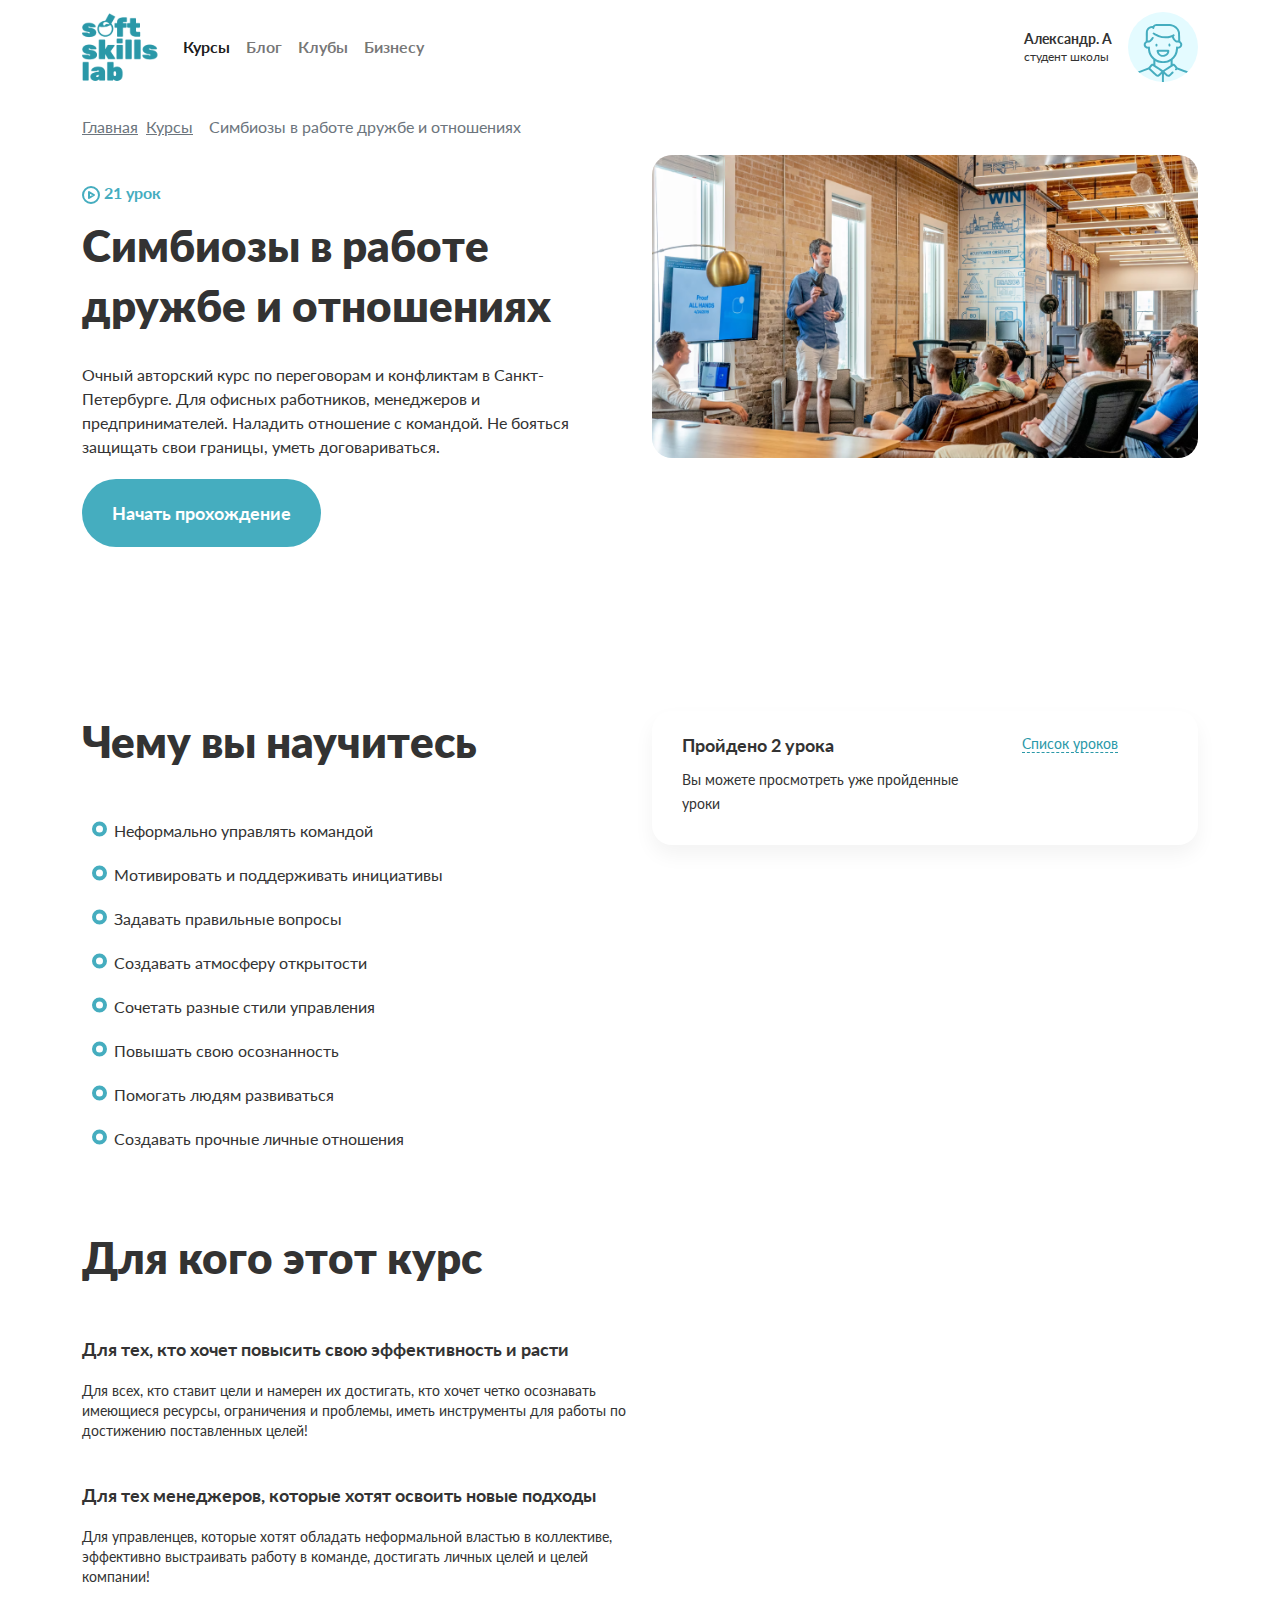
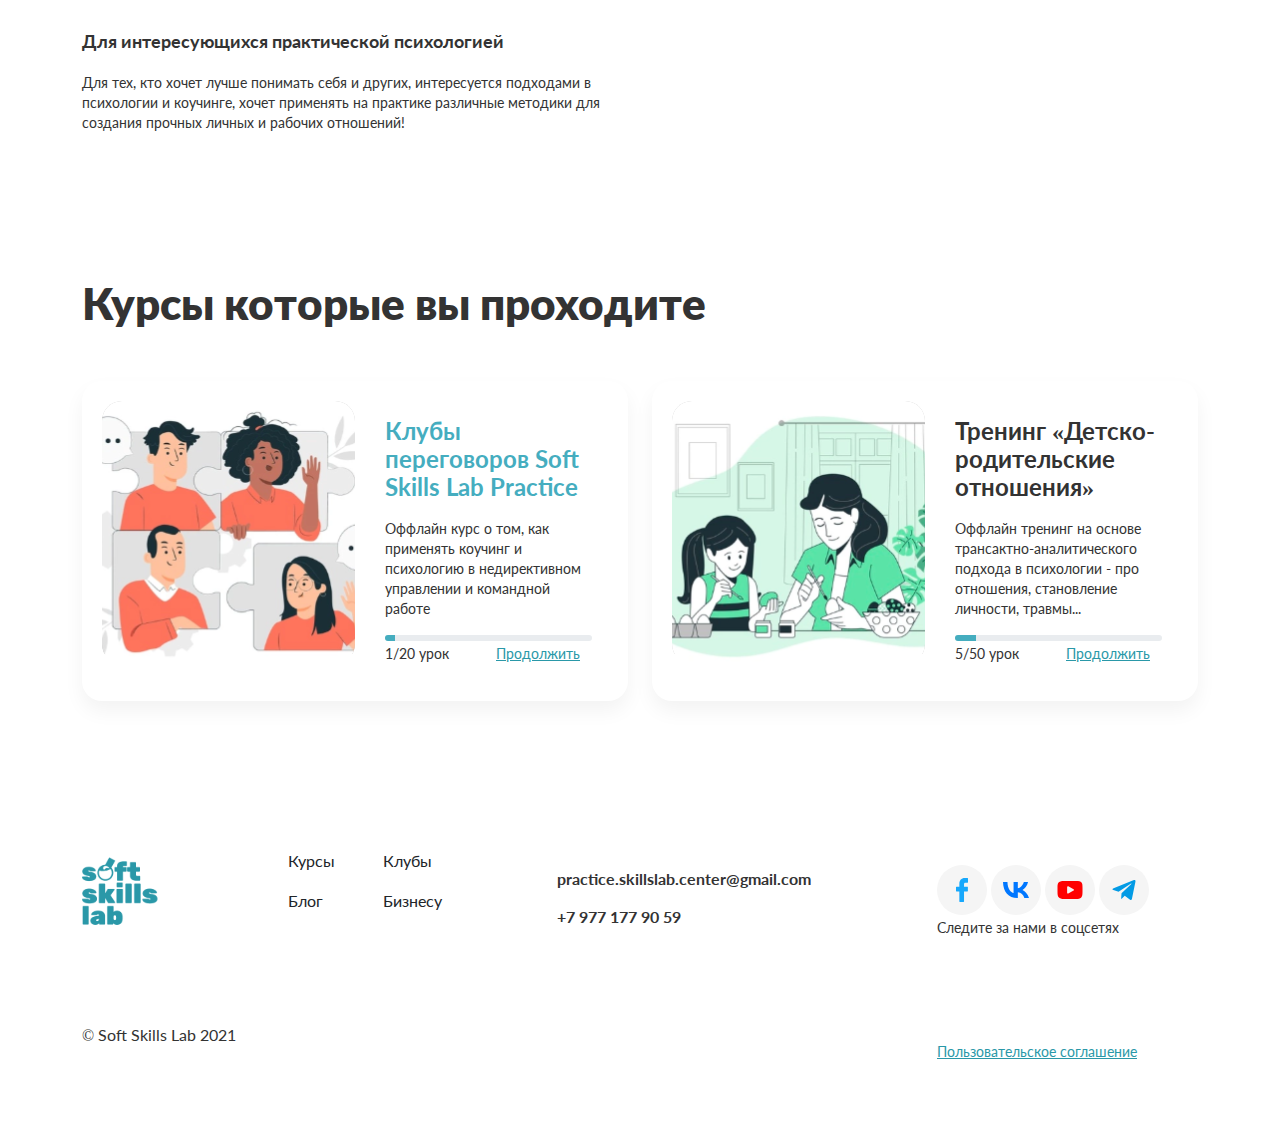
<file: courses.html>
<!DOCTYPE html>
<html lang="en">
<head>
    <meta charset="UTF-8">
    <meta http-equiv="X-UA-Compatible" content="IE=edge">
    <meta name="viewport" content="width=device-width, initial-scale=1.0">
    <title>Soft Skills</title>
    <link rel="shortcut icon" href="img/svg/site-icon.svg" type="image/x-icon">
    <link href="css/bootstrap.min.css" rel="stylesheet">
    <link rel="stylesheet" href="css/lato.css">
    <link rel="stylesheet" href="css/style.css">
</head>
<body>
    <header  style="padding-bottom: 21px;">
        <nav class="navbar navbar-expand-lg navbar-light">
            <div class="container">
                <a class="navbar-brand" href="/index.html">
                    <img src="img/svg/logo.svg" alt="Logo" width="77" height="68">
                </a>
                <button class="navbar-toggler me-auto" type="button" data-bs-toggle="collapse" data-bs-target="#navbarSupportedContent" aria-controls="navbarSupportedContent" aria-expanded="false" aria-label="Переключатель навигации">
                    <span class="navbar-toggler-icon"></span>
                </button>
                <div class="collapse navbar-collapse" id="navbarSupportedContent">
                    <ul class="navbar-nav me-auto">
                        <li style="list-style-type: none;" class="nav-item"><a class="nav-link header_text active" href="#">Курсы</a></li>
                        <li class="nav-item"><a class="nav-link header_text" href="#">Блог</a></li>
                        <li class="nav-item"><a class="nav-link header_text" href="#">Клубы</a></li>
                        <li class="nav-item"><a class="nav-link header_text" href="#">Бизнесу</a></li>
                    </ul>
                </div>
                <div class="me-3"> 
                    <div  class="header_person-name">Александр. А</div>
                    <div  class="header_person-status">студент школы</div>
                </div>
                <img src="/img/svg/person.svg" alt="Фото пользователя">
            </div>
        </nav>         
    </header>

    <section>
        <div class="container">
            <nav style="--bs-breadcrumb-divider: '';" aria-label="breadcrumb">
                <ol class="breadcrumb">
                  <li class="breadcrumb-item"><a href="/index.html" class="link-secondary">Главная</a></li>
                  <li class="breadcrumb-item"><a href="#" class="link-secondary">Курсы</a></li>
                  <li class="breadcrumb-item active" aria-current="page">Симбиозы в работе дружбе и отношениях</li>
                </ol>
            </nav>
        </div>
    </section>

    <section style="padding-bottom: 140px;">
        <div class="container">
            <div class="row">
                <div class="col-lg-6 col-sm-12 py-4">
                    <h6><img src="/img/svg/play1.svg" class ="imd-fluid" alt="Play"></img> 21 урок</h6>
                    <h2 style="padding-bottom: 20px;">Симбиозы в работе дружбе и отношениях</h2>
                    <div style="padding-bottom: 20px;">Очный авторский курс по переговорам и конфликтам в Санкт-Петербурге. Для офисных работников, менеджеров и предпринимателей. Наладить отношение с командой. Не бояться защищать свои границы, уметь договариваться.</div>
                    <button class="intro_btn">Начать прохождение</button>
                </div>
                <div class="col-lg-6 col-sm-12">
                    <div id="carouselExampleSlidesOnly" class="carousel slide" data-bs-ride="carousel">
                        <div class="carousel-inner">
                          <div class="carousel-item active">
                            <img src="/img/image-2.png" class="d-block w-100 intro_img" alt="Симбиозы в работе дружбе и отношениях">
                          </div>
                          <div class="carousel-item">
                            <img src="/img/image-3.png" class="d-block w-100 intro_img" alt="Симбиозы в работе дружбе и отношениях">
                          </div>
                        </div>
                      </div>
                </div>
            </div>
        </div>
    </section>

    <section>
        <div class="container">
            <div class="row">
                <div class="col-lg-6 col-sm-12">
                    <h2 style="padding-bottom: 40px;">Чему вы научитесь</h2>
                    <ul style="list-style-image: url('/img/svg/circle.svg'); ">
                        <li style="list-style-type: circle ;" class="skills_list">Неформально управлять командой</li>
                        <li style="list-style-type: circle ;" class="skills_list">Мотивировать и поддерживать инициативы</li>
                        <li style="list-style-type: circle ;" class="skills_list">Задавать правильные вопросы</li>
                        <li style="list-style-type: circle ;" class="skills_list">Создавать атмосферу открытости</li>
                        <li style="list-style-type: circle ;" class="skills_list">Сочетать разные стили управления</li>
                        <li style="list-style-type: circle ;" class="skills_list">Повышать свою осознанность</li>
                        <li style="list-style-type: circle ;" class="skills_list">Помогать людям развиваться</li>
                        <li style="list-style-type: circle ;" class="skills_list">Создавать прочные личные отношения</li>
                    </ul>
                    <h2 style="padding-top: 40px; padding-bottom: 40px;">Для кого этот курс</h2>
                    <h5 class="for_title">Для тех, кто хочет повысить свою эффективность и расти</h5>
                    <div class="for_text">Для всех, кто ставит цели и намерен их достигать, кто хочет четко осознавать имеющиеся ресурсы, ограничения и проблемы, иметь инструменты для работы по достижению поставленных целей!</div>
                    <h5 class="for_title">Для тех менеджеров, которые хотят освоить новые подходы</h5>
                    <div class="for_text">Для управленцев, которые хотят обладать неформальной властью в коллективе, эффективно выстраивать работу в команде, достигать личных целей и целей компании!</div>
                    <h5 class="for_title">Для интересующихся практической психологией</h5>
                    <div class="for_text">Для тех, кто хочет лучше понимать себя и других, интересуется подходами в психологии и коучинге, хочет применять на практике различные методики для создания прочных личных и рабочих отношений!</div>
                </div>
                <div class="col-lg-6 col-sm-12">
                    <div class="lessons">
                        <div class="row">
                            <div class="col-8">
                                <h4>Пройдено 2 урока</h4>
                                <h7>Вы можете просмотреть уже пройденные уроки</h7>
                            </div>
                            <div class="col-4">
                                <a data-bs-toggle="collapse" href="#collapseExample" aria-expanded="false" aria-controls="collapseExample" class="card-link card_link dott">Список уроков</a>
                            </div>
                            <div class="collapse scroll" id="collapseExample">

                                <div class="row" style="padding-top: 40px;">
                                    <div class="col-md-4 pb-3">
                                        <a href="#"><img src="/img/lesson1.png" alt="Тренинг «Детско-родительские отношения»"></a>
                                    </div>
                                    <div class="col-md-8">
                                        <div>
                                            <div class="row">
                                                <div class="col-6">
                                                    <div class="lesson_h1">Урок №1</div>
                                                </div>
                                                <div class="col-6">
                                                    <div class="lesson_h3"><img src="/img/svg/yes.svg" alt="Урок пройден"> Урок пройден</div>
                                                </div>
                                            </div>
                                            <div class="lesson_h2">Тренинг «Детско-родительские отношения»</div>
                                            <div class="lesson_text">Курс о коучинге на основе психологии и трансактного анализа, о применение недирективного управления в менеджменте и командной работе.</div>
                                            
                                            <a href="#" class="card-link card_link" style="background-image:url(../img/svg/save.svg);
                                                background-repeat: no-repeat;
                                                padding-left: 30px;">Скачать материал урока</a>
                                        </div>
                                    </div>
                                </div>

                                <div class="row" style="padding-top: 40px;">
                                    <div class="col-md-4 pb-3">
                                        <a href="#"><img src="/img/lesson2.png" alt="Тренинг «Детско-родительские отношения»"></a>
                                    </div>
                                    <div class="col-md-8">
                                        <div>
                                            <div class="row">
                                                <div class="col-6">
                                                    <div class="lesson_h1">Урок №2</div>
                                                </div>
                                                <div class="col-6">
                                                    <div class="lesson_h3"><img src="/img/svg/yes.svg" alt="Урок пройден"> Урок пройден</div>
                                                </div>
                                            </div>
                                            <div class="lesson_h2">Тренинг «Детско-родительские отношения»</div>
                                            <div class="lesson_text">Курс о коучинге на основе психологии и трансактного анализа, о применение недирективного управления в менеджменте и командной работе.</div>
                                        </div>
                                    </div>
                                </div>    

                                <div class="row" style="padding-top: 40px;">
                                    <div class="col-md-4 pb-3">
                                        <a href="#"><img src="/img/lesson3.png" alt="Тренинг «Детско-родительские отношения»"></a>
                                    </div>
                                    <div class="col-md-8">
                                        <div>
                                            <div class="lesson_h1">Урок №3</div>
                                            <div class="lesson_h2">Тренинг «Детско-родительские отношения»</div>
                                            <div class="lesson_text">Курс о коучинге на основе психологии и трансактного анализа, о применение недирективного управления в менеджменте и командной работе.</div>
                                        </div>
                                    </div>
                                </div>    

                                <div class="row" style="padding-top: 40px;">
                                    <div class="col-md-4 pb-3">
                                        <a href="#"><img src="/img/lesson4.png" alt="Тренинг «Детско-родительские отношения»"></a>
                                    </div>
                                    <div class="col-md-8">
                                        <div>
                                            <div class="row">
                                                <div class="col-6">
                                                    <div class="lesson_h1">Урок №4</div>
                                                </div>
                                                <div class="col-6">
                                                    <div class="lesson_h3"><img src="/img/svg/yes.svg" alt="Урок пройден"> Урок пройден</div>
                                                </div>
                                            </div>
                                            <div class="lesson_h2">Тренинг «Детско-родительские отношения»</div>
                                            <div class="lesson_text">Курс о коучинге на основе психологии и трансактного анализа, о применение недирективного управления в менеджменте и командной работе.</div>
                                            
                                            <a href="#" class="card-link card_link" style="background-image:url(../img/svg/save.svg);
                                                background-repeat: no-repeat;
                                                padding-left: 30px;">Скачать материал урока</a>
                                        </div>
                                    </div>
                                </div>    
                            </div>
                        </div>
                        

                    </div>
                </div>
            </div>
        </div>
    </section>

    <section class="courses">
        <div class="container">
            <div class="row">
                <div class="col-12">
                    <h2 style="padding-bottom:40px; padding-top: 100px;">Курсы которые вы проходите</h2>
                </div>
            </div>
            <div class="row" style="padding-bottom:140px;">
                <div class="col-lg-6 col-sm-12">
                    <div class="card border-0 courses_card">
                        <div class="row g-0">
                            <div class="col-md-6">
                                <img src="img/svg/courses-1.svg" class="img-fluid card_img" alt="Клубы переговоров Soft Skills Lab Practice">
                            </div>
                            <div class="col-md-6">
                                <div class="card-body" style="padding-left:30px;">
                                    <h3 class="card-title">Клубы переговоров Soft Skills Lab Practice</h3>
                                    <p class="card-text card_text">Оффлайн курс о том, как применять коучинг и психологию в недирективном управлении и командной работе</p>
                                    <div class="progress" style="height: 6px; ">
                                        <div class="progress-bar" role="progressbar" style="width: 5%; background-color: var(--color1)"  aria-valuenow="25" aria-valuemin="0" aria-valuemax="100"></div>
                                    </div>
                                    <h7 style="padding-right:43px;">1/20 урок</h7>
                                    <a href="#" class="card-link card_link">Продолжить</a>
                                </div>
                            </div>
                        </div>
                    </div>
                </div>
                <div class="col-lg-6 col-sm-12">
                    <div class="card border-0 courses_card">
                        <div class="row g-0">
                            <div class="col-md-6">
                                <img src="img/svg/courses-2.svg" class="img-fluid card_img" alt="Тренинг «Детско-родительские отношения»">
                            </div>
                            <div class="col-md-6">
                                <div class="card-body" style="padding-left:30px;">
                                    <h3 class="card-title" style="color: var(--color6);">Тренинг «Детско-родительские отношения»</h3>
                                    <p class="card-text card_text">Оффлайн тренинг на основе трансактно-аналитического подхода в психологии -
                                        про отношения, становление личности, травмы...</p>
                                    <div class="progress" style="height: 6px; ">
                                        <div class="progress-bar" role="progressbar" style="width: 10%; background-color: var(--color1)"  aria-valuenow="25" aria-valuemin="0" aria-valuemax="100"></div>
                                    </div>
                                    <h7 style="padding-right:43px;">5/50 урок</h7>
                                    <a href="#" class="card-link card_link">Продолжить</a>
                                </div>
                            </div>
                        </div>
                    </div>
                </div>
            </div>
            <div>

            </div>

        </div>
    </section>
    
    <footer>
        <div class="container">
            <div class="row">
                <div class="col-lg-2 col-sm-4 py-3">
                    <img src="/img/svg/logo.svg" alt="Logo">
                    
                </div>
                <div class="col-lg-1 col-sm-4">
                    <ul class="nav flex-column">
                        <li class="nav-item">
                          <a class="nav-link link-dark" href="#">Курсы</a>
                        </li>
                        <li class="nav-item">
                          <a class="nav-link link-dark" href="#">Блог</a>
                        </li>
                    </ul>
                </div>
                <div class="col-lg-2 col-sm-4">
                    <ul class="nav flex-column">
                        <li class="nav-item">
                            <a class="nav-link link-dark" href="#">Клубы</a>
                          </li>
                          <li class="nav-item">
                            <a class="nav-link link-dark" href="#">Бизнесу</a>
                          </li>
                      </ul>
                </div>
                <div class="col-lg-4 col-sm-8 py-sm-4  py-3">
                    <div class="contacts">practice.skillslab.center@gmail.com</div>
                    <div class="contacts">+7 977 177 90 59</div>
                </div>
                <div class="col-lg-3 col-sm-4 py-sm-4  py-3">
                    <img src="/img/svg/fb.svg" alt="Facebook">
                    <img src="/img/svg/vk.svg" alt="Вконтакте">
                    <img src="/img/svg/tube.svg" alt="YouTube">
                    <img src="/img/svg/tg.svg" alt="Telegram">
                    <h7><br>Следите за нами в соцсетях</h7>
                </div>
            </div>
            <div class="row" style="padding: 60px 0;">
                <div class="col-lg-9 col-sm-6">
                    <div class="from">© Soft Skills Lab 2021</div>
                </div>
                <div class="col-lg-3 col-sm-6  py-3">
                    <a href="#" class="card-link card_link">Пользовательское соглашение</a>
                </div>
            </div>
        </div>
        </div>
    </footer>
    <script src="js/bootstrap.bundle.min.js"></script>
</body>
</html>
</file>
<file: css/lato.css>
@font-face {
    font-family: 'Lato';
    src: local('Lato Regular'), local('Lato-Regular'), url('../fonts/latoregular.woff2') format('woff2'), url('../fonts/latoregular.woff') format('woff'), url('../fonts/latoregular.ttf') format('truetype');
    font-weight: 400;
    font-style: normal;
}
@font-face {
    font-family: 'Lato';
    src: local('Lato Bold'), local('Lato-Bold'), url('../fonts/latobold.woff2') format('woff2'), url('../fonts/latobold.woff') format('woff'), url('../fonts/latobold.ttf') format('truetype');
    font-weight: 700;
    font-style: normal;
}
@font-face {
    font-family: 'Lato';
    src: local('Lato Black'), local('Lato-Black'), url('../fonts/latoblack.woff2') format('woff2'), url('../fonts/latoblack.woff') format('woff'), url('../fonts/latoblack.ttf') format('truetype');
    font-weight: 900;
    font-style: normal;
}
</file>
<file: css/style.css>
:root{
    --color1: #45ADBF;
    --color2: #FB981E;
    --color3: #E4FBFF;
    --color4: #F5F5F5;
    --color5: #BDBDBD;
    --color6: #333333;
}

header{
    
    color: var(--color6);
}

footer{
    color: var(--color6);
}

body{
    font-family: 'Lato';
    font-style: normal;
    color: var(--color6);   
}

.body_bg{
    background-image: url(/img/svg/bg1.svg), url(/img/svg/bg2.svg);
    background-repeat: no-repeat;
    background-position: 704px 650px, -200px 1300px;
}

.header_text{
    font-weight: 700;
    font-size: 16px;
    line-height: 28px;
}

.header_person-name{
    font-weight: 700;
    font-size: 14px;
    line-height: 20px;
}

.header_person-status{
    font-weight: 400;
    font-size: 12px;
    line-height: 16px;
}

.university{
    padding-bottom: 50px;
}

h1{
    color: var(--color2);
    font-weight: 900;
    font-size: 80px;
    line-height: 90px;
    padding-bottom: 60px;
}

h2{
    font-size: 44px;
    line-height: 60px;
    font-weight: 900;
}

h3{
    font-size: 24px;
    line-height: 28px;
    color: #45ADBF;
    font-weight: 700;
}

h4{
    font-weight: 700;
    font-size: 18px;
    line-height: 28px;
}

h5{
    font-weight: 400;
    font-size: 18px;
    line-height: 28px;
}

h6{
    font-size: 16px;
    line-height: 28px;
    font-weight: 700;
    color: #45ADBF;
}

h7{
    font-size: 14px;
    line-height: 20px;
    font-weight: 400;
}

h8{
    font-size: 12px;
    line-height: 16px;
    font-weight: 400;
}

.courses_card{
    background: #FFFFFF;
    box-shadow: 0px 10px 20px rgba(0, 0, 0, 0.05);
    border-radius: 20px;
    padding: 20px;
}

.card_img{
    border-radius: 20px;
    align-self: stretch;
}

.card_text{
    font-size: 14px;
    line-height: 20px;
    font-weight: 400;
    padding-top: 10px;
}

.card_link{
    font-size: 14px;
    line-height: 20px;
    color: #2A98A8;
}

.contacts{
    font-size: 16px;
    line-height: 28px;
    font-weight: 700;
    padding-bottom: 10px;
}

.contacts:last-child{
    padding-bottom: 0px;
}

.email_form{
    padding-bottom: 140px;
}

.email_form_wrapper{
    background: #F5F5F5;
    border-radius: 20px;
}

.email_form_title{
    color: var(--color6);
    padding: 60px 0 20px 60px;
}

.email_form_text{
    font-size: 14px;
    line-height: 20px;
    font-weight: 400;
    padding: 0px 0 40px 60px;
}

.email_img{
    padding-right: 40px;
}

.email_input{
    margin-left: 60px;
    background: transparent;
    border: none;
    border-bottom: 1px solid #BDBDBD;
    padding: 15px;
}

.intro_img{
    border-radius: 20px;
}

.intro_btn{
    background: #45ADBF;
    border-radius: 40px;
    color: #FFFFFF;
    font-weight: 700;
    font-size: 18px;
    line-height: 28px;
    padding: 20px 30px;
    border: none;
}

.intro_btn:hover{
    background: #1A8595;
}

.skills_list{
    padding-bottom: 20px;
    padding-right: 20px;
}


.for_title{
    font-weight: 700;
    padding-bottom: 10px;
}

.for_text{
    font-size: 14px;
    line-height: 20px;
    font-weight: 400;
    padding-bottom: 40px;
}

.lessons{
    background: #FFFFFF;
    box-shadow: 0px 10px 20px rgba(0, 0, 0, 0.05);
    border-radius: 20px;
    padding: 20px 30px 30px;
}

.dott{
    text-decoration: none; /* Убираем подчеркивание */
    border-bottom: 1px dashed #2A98A8
}

.lesson_img{
    background: rgba(0, 0, 0, 0.3);
    background: #9C9C9C;
    border-radius: 10px;
}

.lesson_h1{
    font-family: Lato;
    font-size: 14px;
    line-height: 20px;
    font-weight: 400;
    padding-bottom: 10px;
}

.lesson_h2{
    font-size: 18px;
    line-height: 28px;
    font-weight: 700;
}

.lesson_text{
    font-size: 14px;
    line-height: 20px;
    font-weight: 400;
    padding-bottom: 20px;
}

.lesson_h3{
    font-size: 14px;
    line-height: 20px;
    font-weight: 400;
    color: var(--color1);
}

.scroll{
    height: 850px;
    overflow-y: scroll;
}

::-webkit-scrollbar {
    width: 4px; /* ширина для вертикального скролла */
    background-color: var(--color5);
    border-radius: 2px;
}

/* ползунок скроллбара */
::-webkit-scrollbar-thumb {
    background-color: var(--color1);
    border-radius: 2px;
    
}

::-webkit-scrollbar-thumb:hover {
    background-color: var(--color5);
}

.card_wrapper{
    box-shadow: 0px 10px 20px rgba(0, 0, 0, 0.05);
    border-radius: 20px;
}

.card_text_2{
    font-size: 14px;
    line-height: 20px;
    padding: 20px 0;
}

.card_btn{
    background: #F5F5F5;
    border-radius: 20px;
    padding: 10px 20px;
    font-size: 12px;
    line-height: 16px;
    font-weight: 400;
    color: var(--color6);
    border: none;
}

.card_btn:hover{
    background: #E4FBFF;
    color: #333333;
}

.add_card{
    background: url(/img/add.jfif);
    background-position: center;
    border-radius: 20px;
    padding: 124px 10px 10px;
    min-width: 310;
    max-width: 310;
    background-size: cover;
}

.add_title{
    font-weight: 800;
    font-size: 40px;
    line-height: 50px;
    color: #FFFFFF;
    padding-bottom: 10px;
}

.add_title-mini{
    color: #FFFFFF;
    font-size: 14px;
    line-height: 20px;
    font-weight: 400;
    padding-bottom: 40px;
}

.add_btn{
    margin-top: 30px;
    padding: 15px 17px;
    background: #45ADBF;
    border-radius: 40px;
    color: #FFFFFF;
    font-size: 18px;
    line-height: 28px;
    font-weight: 700;
}

.add_btn:hover{
    background: #1A8595;
}

.courses_btn:hover{
    background: #1A8595;
}

.add_text{
    font-size: 16px;
    line-height: 20px;
    font-weight: 700;
    color: #FFFFFF;
    padding-bottom: 10px;
    margin: 0;
}

.add_text_mini{
    padding-top: 10px;
    color: #FFFFFF;
    font-size: 12px;
    line-height: 14px;
    font-weight: 400;
}

.courses_btn{
    position: relative;
    left: 50%;
    transform: translate(-50%, 0);
    justify-content: center;
    background: #45ADBF;
    border-radius: 40px;
    padding: 20px 30px;
    color: #FFFFFF;
    font-size: 18px;
    line-height: 28px;
    font-weight: 700;
    border: none;
    margin-bottom: 140px;
    margin-top: 40px;
}

a:hover {
    color: #1A8595; /* Цвет ссылки при наведении */ 
    text-decoration: underline; /* Добавляем подчёркивание */
   }
</file>
